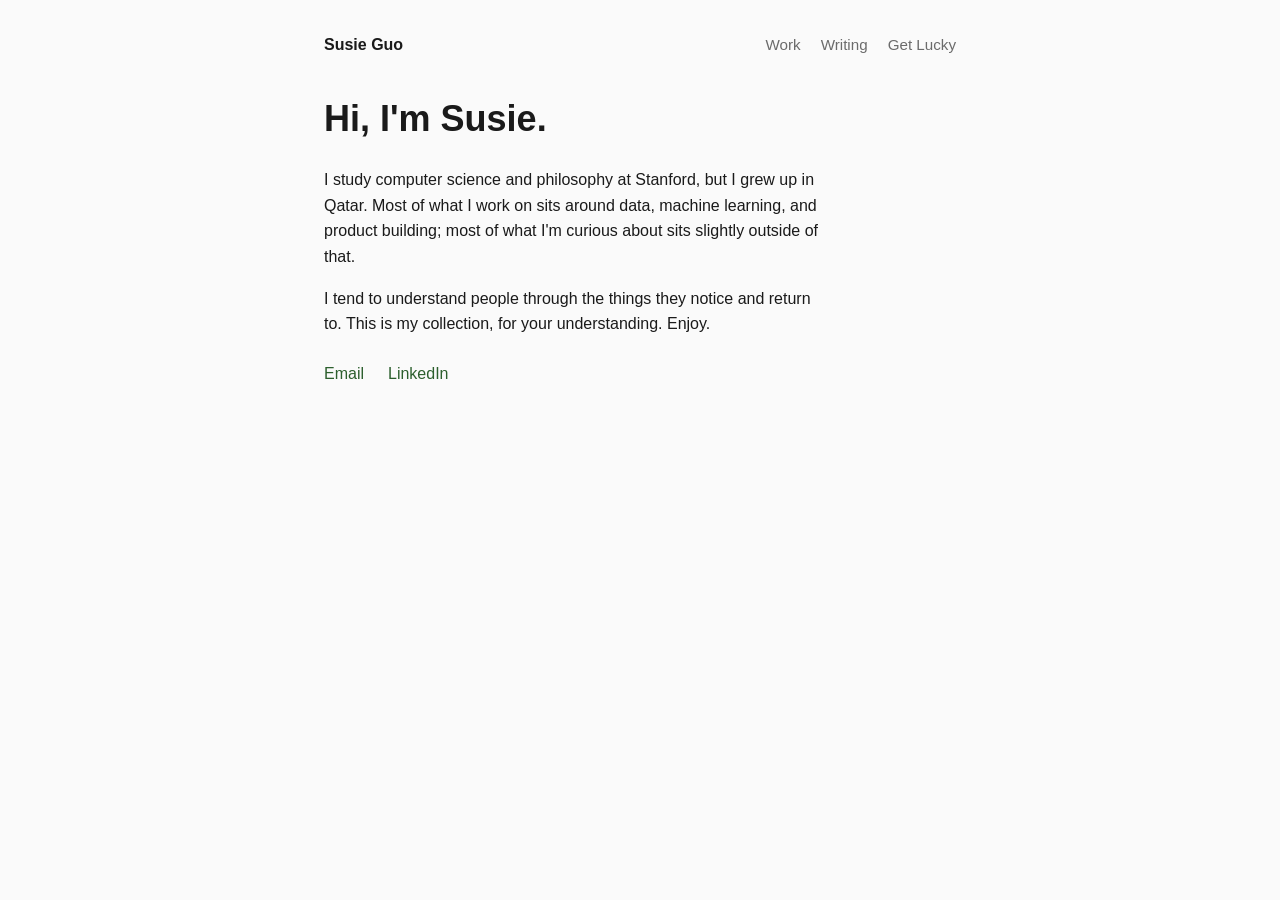
<file: index.html>
<!DOCTYPE html>
<html lang="en">
<head>
  <meta charset="UTF-8" />
  <meta name="viewport" content="width=device-width, initial-scale=1.0" />
  <title>Susie Guo</title>
  <meta name="description" content="Susie Guo — CS + Philosophy at Stanford. Data, ML, product." />
  <link rel="icon" type="image/svg+xml" href="favicon.svg" />
  <link rel="stylesheet" href="styles.css" />
</head>
<body>
  <header class="nav">
    <a class="nav-home" href="index.html">Susie Guo</a>
    <nav>
      <a href="work.html">Work</a>
      <a href="writing.html">Writing</a>
      <a href="get-lucky.html">Get Lucky</a>
    </nav>
  </header>

  <main id="top">
    <section id="about" class="hero">
      <h1>Hi, I'm Susie.</h1>
      <p class="lede">
        I study computer science and philosophy at Stanford, but I grew up in Qatar.
        Most of what I work on sits around data, machine learning, and product building;
        most of what I'm curious about sits slightly outside of that.
      </p>
      <p class="lede">
        I tend to understand people through the things they notice and return to.
        This is my collection, for your understanding. Enjoy.
      </p>
      <ul class="links intro-links">
        <li><a href="mailto:susieguo@stanford.edu">Email</a></li>
        <li><a href="https://www.linkedin.com/in/susieguo/" target="_blank" rel="noopener noreferrer">LinkedIn</a></li>
      </ul>
    </section>
  </main>

  <footer>
  </footer>
</body>
</html>
</file>
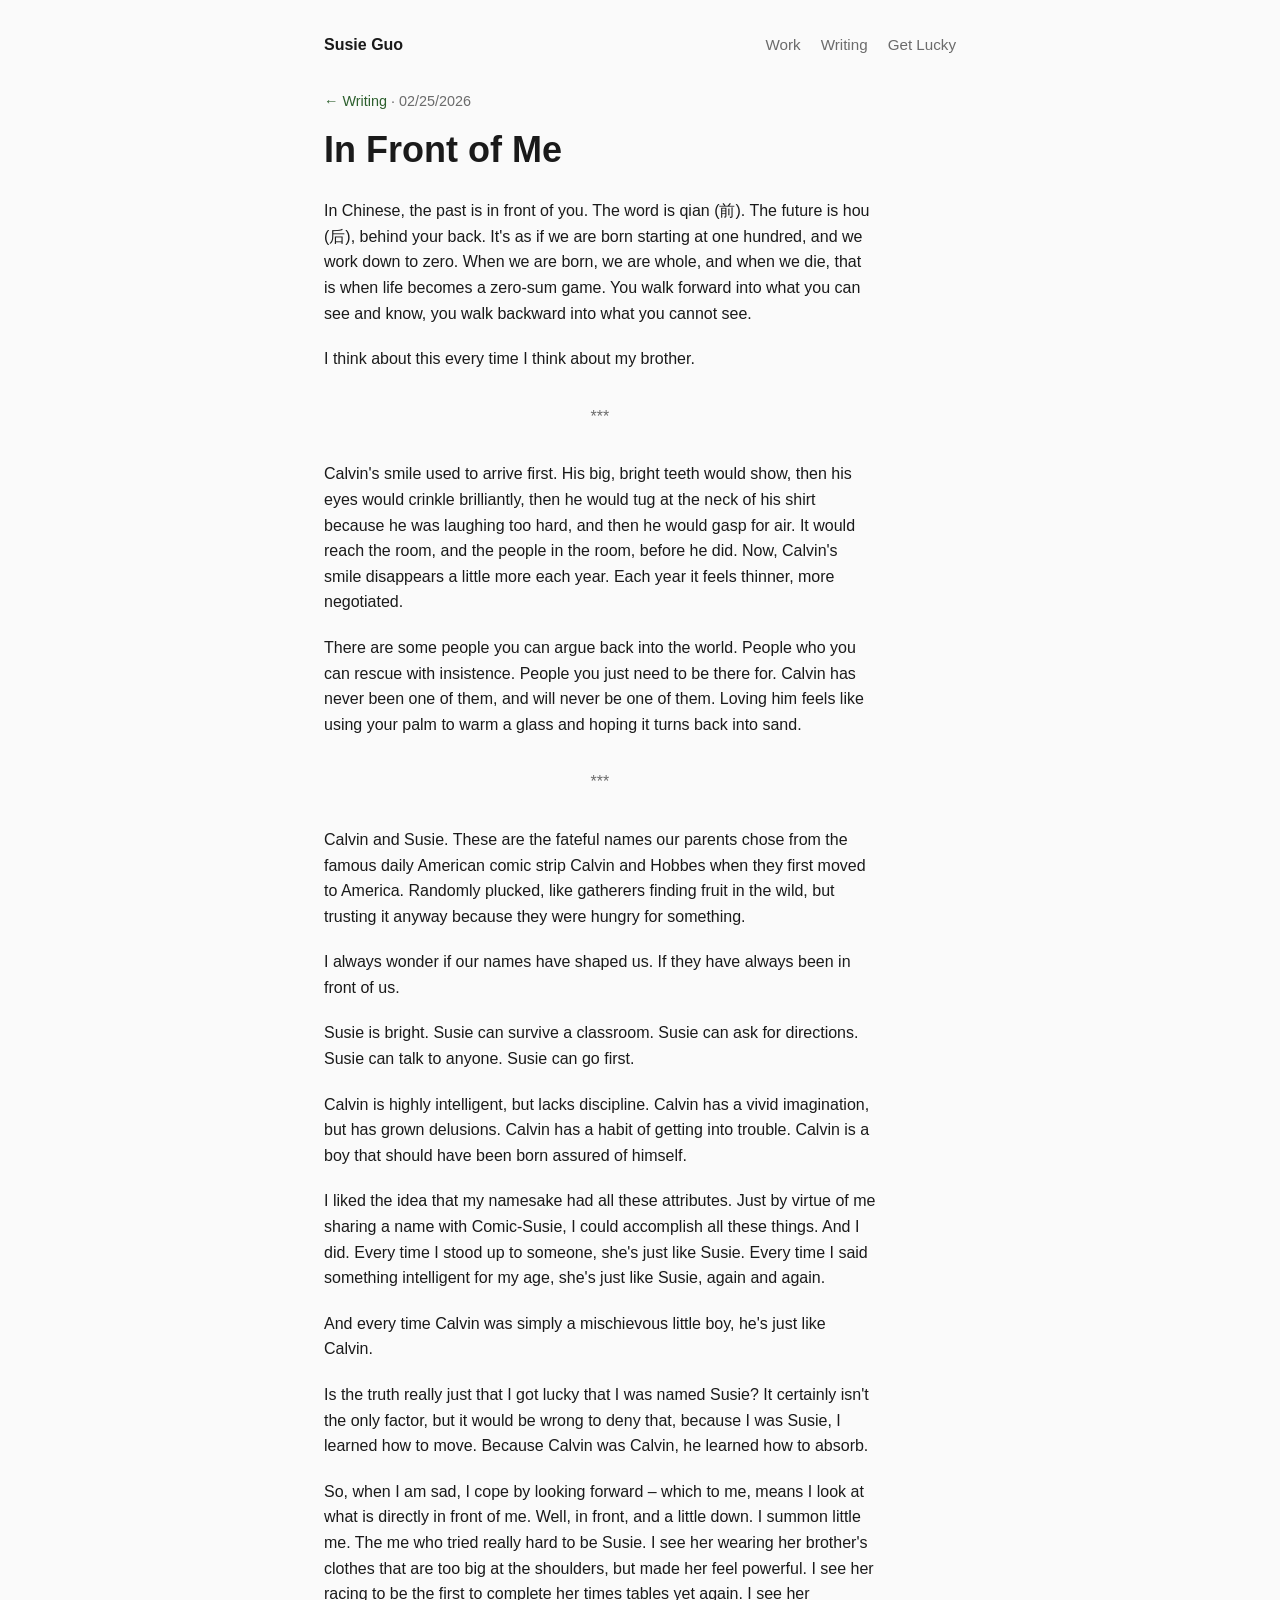
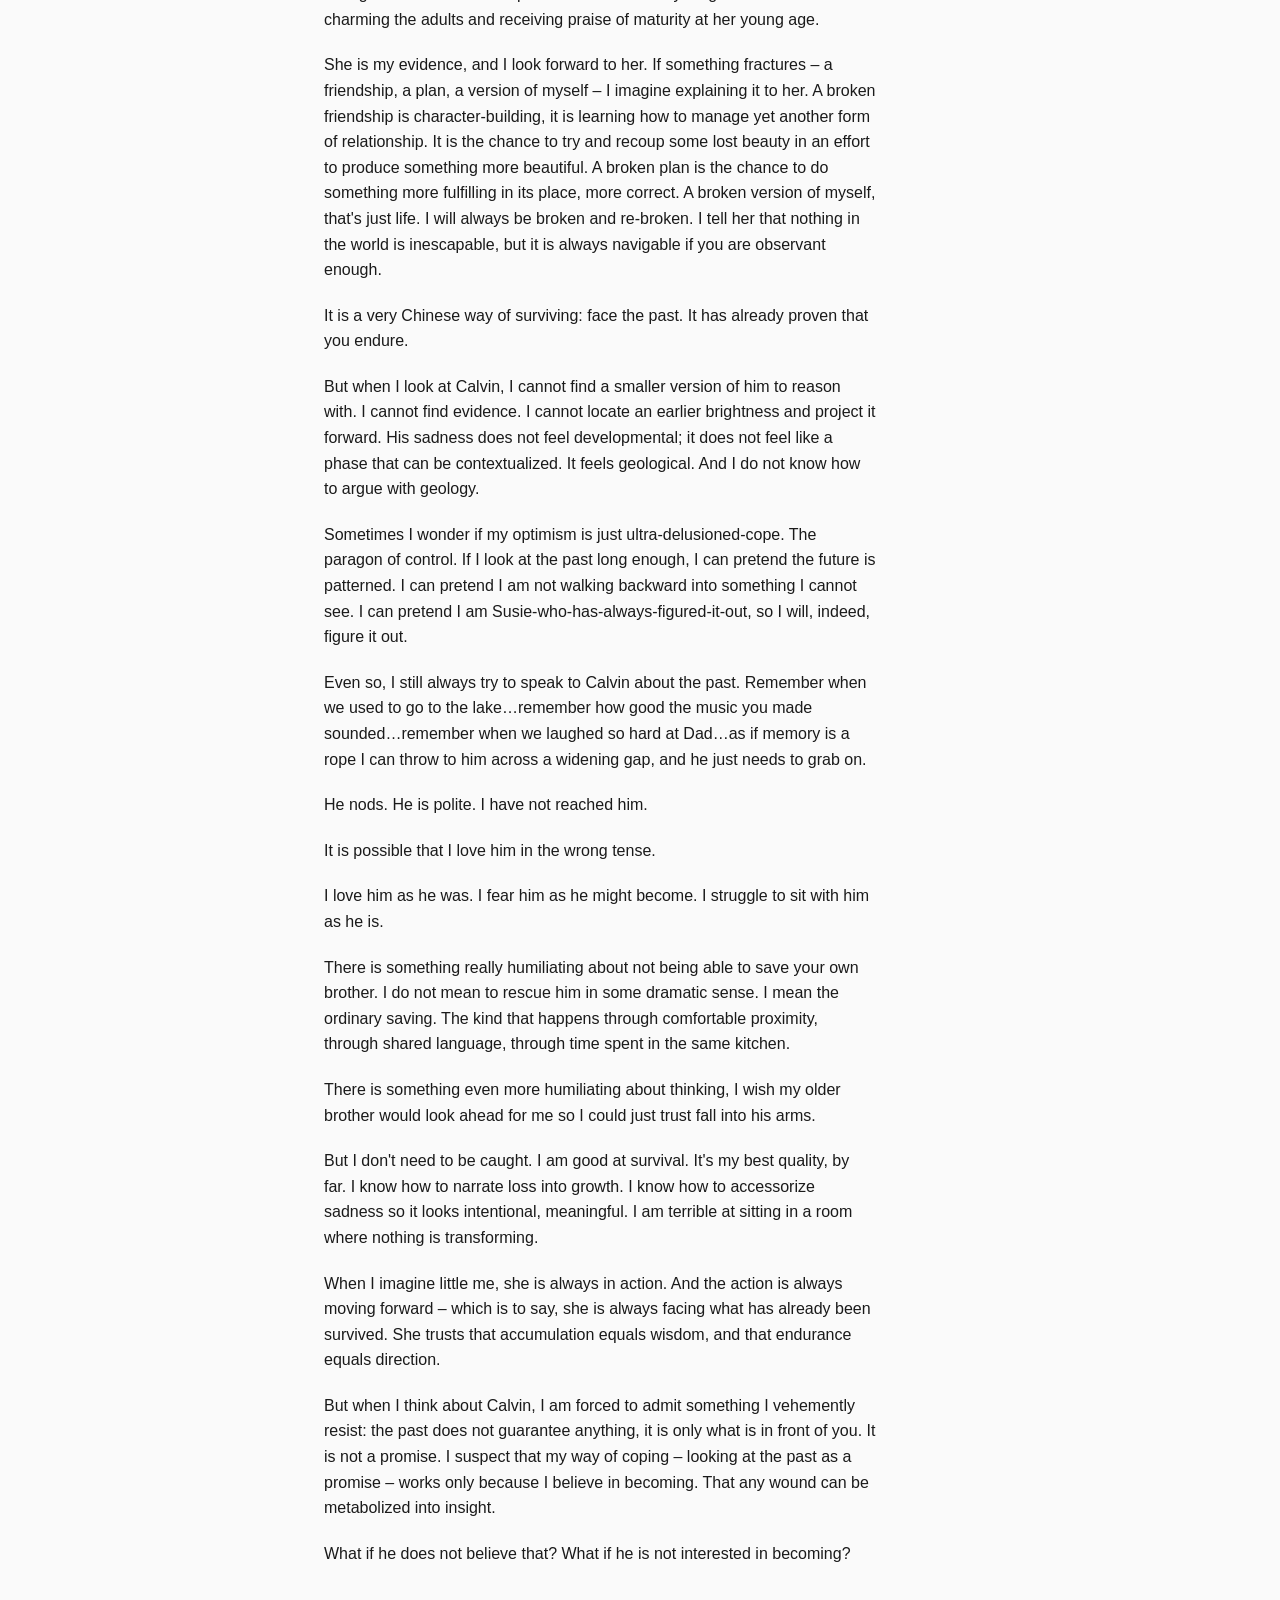
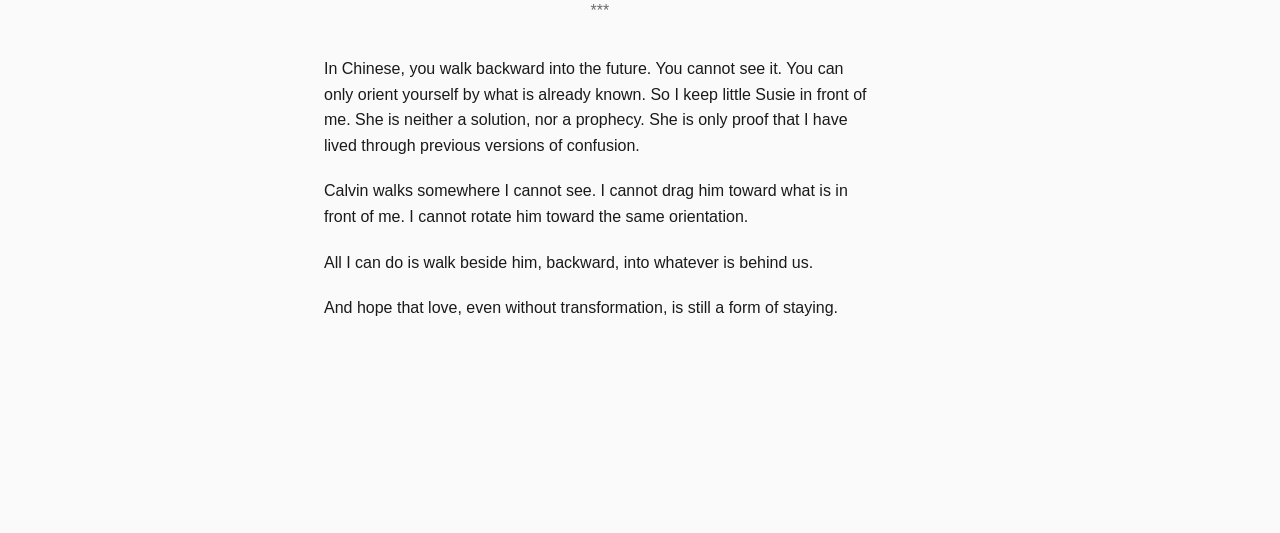
<file: in-front-of-me.html>
<!DOCTYPE html>
<html lang="en">
<head>
  <meta charset="UTF-8" />
  <meta name="viewport" content="width=device-width, initial-scale=1.0" />
  <title>In Front of Me — Susie Guo</title>
  <meta name="description" content="In Front of Me — an essay by Susie Guo." />
  <link rel="icon" type="image/svg+xml" href="favicon.svg" />
  <link rel="stylesheet" href="styles.css" />
</head>
<body>
  <header class="nav">
    <a class="nav-home" href="index.html">Susie Guo</a>
    <nav>
      <a href="work.html">Work</a>
      <a href="writing.html">Writing</a>
      <a href="get-lucky.html">Get Lucky</a>
    </nav>
  </header>

  <main>
    <section class="page-title">
      <p class="eyebrow"><a href="writing.html">&larr; Writing</a> · 02/25/2026</p>
      <h1>In Front of Me</h1>
      <div class="prose">
        <p>In Chinese, the past is in front of you. The word is qian (前). The future is hou (后), behind your back. It's as if we are born starting at one hundred, and we work down to zero. When we are born, we are whole, and when we die, that is when life becomes a zero-sum game. You walk forward into what you can see and know, you walk backward into what you cannot see.</p>
        <p>I think about this every time I think about my brother.</p>
        <hr />
        <p>Calvin's smile used to arrive first. His big, bright teeth would show, then his eyes would crinkle brilliantly, then he would tug at the neck of his shirt because he was laughing too hard, and then he would gasp for air. It would reach the room, and the people in the room, before he did. Now, Calvin's smile disappears a little more each year. Each year it feels thinner, more negotiated.</p>
        <p>There are some people you can argue back into the world. People who you can rescue with insistence. People you just need to be there for. Calvin has never been one of them, and will never be one of them. Loving him feels like using your palm to warm a glass and hoping it turns back into sand.</p>
        <hr />
        <p>Calvin and Susie. These are the fateful names our parents chose from the famous daily American comic strip Calvin and Hobbes when they first moved to America. Randomly plucked, like gatherers finding fruit in the wild, but trusting it anyway because they were hungry for something.</p>
        <p>I always wonder if our names have shaped us. If they have always been in front of us.</p>
        <p>Susie is bright. Susie can survive a classroom. Susie can ask for directions. Susie can talk to anyone. Susie can go first.</p>
        <p>Calvin is highly intelligent, but lacks discipline. Calvin has a vivid imagination, but has grown delusions. Calvin has a habit of getting into trouble. Calvin is a boy that should have been born assured of himself.</p>
        <p>I liked the idea that my namesake had all these attributes. Just by virtue of me sharing a name with Comic-Susie, I could accomplish all these things. And I did. Every time I stood up to someone, she's just like Susie. Every time I said something intelligent for my age, she's just like Susie, again and again.</p>
        <p>And every time Calvin was simply a mischievous little boy, he's just like Calvin.</p>
        <p>Is the truth really just that I got lucky that I was named Susie? It certainly isn't the only factor, but it would be wrong to deny that, because I was Susie, I learned how to move. Because Calvin was Calvin, he learned how to absorb.</p>
        <p>So, when I am sad, I cope by looking forward – which to me, means I look at what is directly in front of me. Well, in front, and a little down. I summon little me. The me who tried really hard to be Susie. I see her wearing her brother's clothes that are too big at the shoulders, but made her feel powerful. I see her racing to be the first to complete her times tables yet again. I see her charming the adults and receiving praise of maturity at her young age.</p>
        <p>She is my evidence, and I look forward to her. If something fractures – a friendship, a plan, a version of myself – I imagine explaining it to her. A broken friendship is character-building, it is learning how to manage yet another form of relationship. It is the chance to try and recoup some lost beauty in an effort to produce something more beautiful. A broken plan is the chance to do something more fulfilling in its place, more correct. A broken version of myself, that's just life. I will always be broken and re-broken. I tell her that nothing in the world is inescapable, but it is always navigable if you are observant enough.</p>
        <p>It is a very Chinese way of surviving: face the past. It has already proven that you endure.</p>
        <p>But when I look at Calvin, I cannot find a smaller version of him to reason with. I cannot find evidence. I cannot locate an earlier brightness and project it forward. His sadness does not feel developmental; it does not feel like a phase that can be contextualized. It feels geological. And I do not know how to argue with geology.</p>
        <p>Sometimes I wonder if my optimism is just ultra-delusioned-cope. The paragon of control. If I look at the past long enough, I can pretend the future is patterned. I can pretend I am not walking backward into something I cannot see. I can pretend I am Susie-who-has-always-figured-it-out, so I will, indeed, figure it out.</p>
        <p>Even so, I still always try to speak to Calvin about the past. Remember when we used to go to the lake…remember how good the music you made sounded…remember when we laughed so hard at Dad…as if memory is a rope I can throw to him across a widening gap, and he just needs to grab on.</p>
        <p>He nods. He is polite. I have not reached him.</p>
        <p>It is possible that I love him in the wrong tense.</p>
        <p>I love him as he was. I fear him as he might become. I struggle to sit with him as he is.</p>
        <p>There is something really humiliating about not being able to save your own brother. I do not mean to rescue him in some dramatic sense. I mean the ordinary saving. The kind that happens through comfortable proximity, through shared language, through time spent in the same kitchen.</p>
        <p>There is something even more humiliating about thinking, I wish my older brother would look ahead for me so I could just trust fall into his arms.</p>
        <p>But I don't need to be caught. I am good at survival. It's my best quality, by far. I know how to narrate loss into growth. I know how to accessorize sadness so it looks intentional, meaningful. I am terrible at sitting in a room where nothing is transforming.</p>
        <p>When I imagine little me, she is always in action. And the action is always moving forward – which is to say, she is always facing what has already been survived. She trusts that accumulation equals wisdom, and that endurance equals direction.</p>
        <p>But when I think about Calvin, I am forced to admit something I vehemently resist: the past does not guarantee anything, it is only what is in front of you. It is not a promise. I suspect that my way of coping – looking at the past as a promise – works only because I believe in becoming. That any wound can be metabolized into insight.</p>
        <p>What if he does not believe that? What if he is not interested in becoming?</p>
        <hr />
        <p>In Chinese, you walk backward into the future. You cannot see it. You can only orient yourself by what is already known. So I keep little Susie in front of me. She is neither a solution, nor a prophecy. She is only proof that I have lived through previous versions of confusion.</p>
        <p>Calvin walks somewhere I cannot see. I cannot drag him toward what is in front of me. I cannot rotate him toward the same orientation.</p>
        <p>All I can do is walk beside him, backward, into whatever is behind us.</p>
        <p>And hope that love, even without transformation, is still a form of staying.</p>
      </div>
    </section>
  </main>

  <footer>
  </footer>
</body>
</html>
</file>
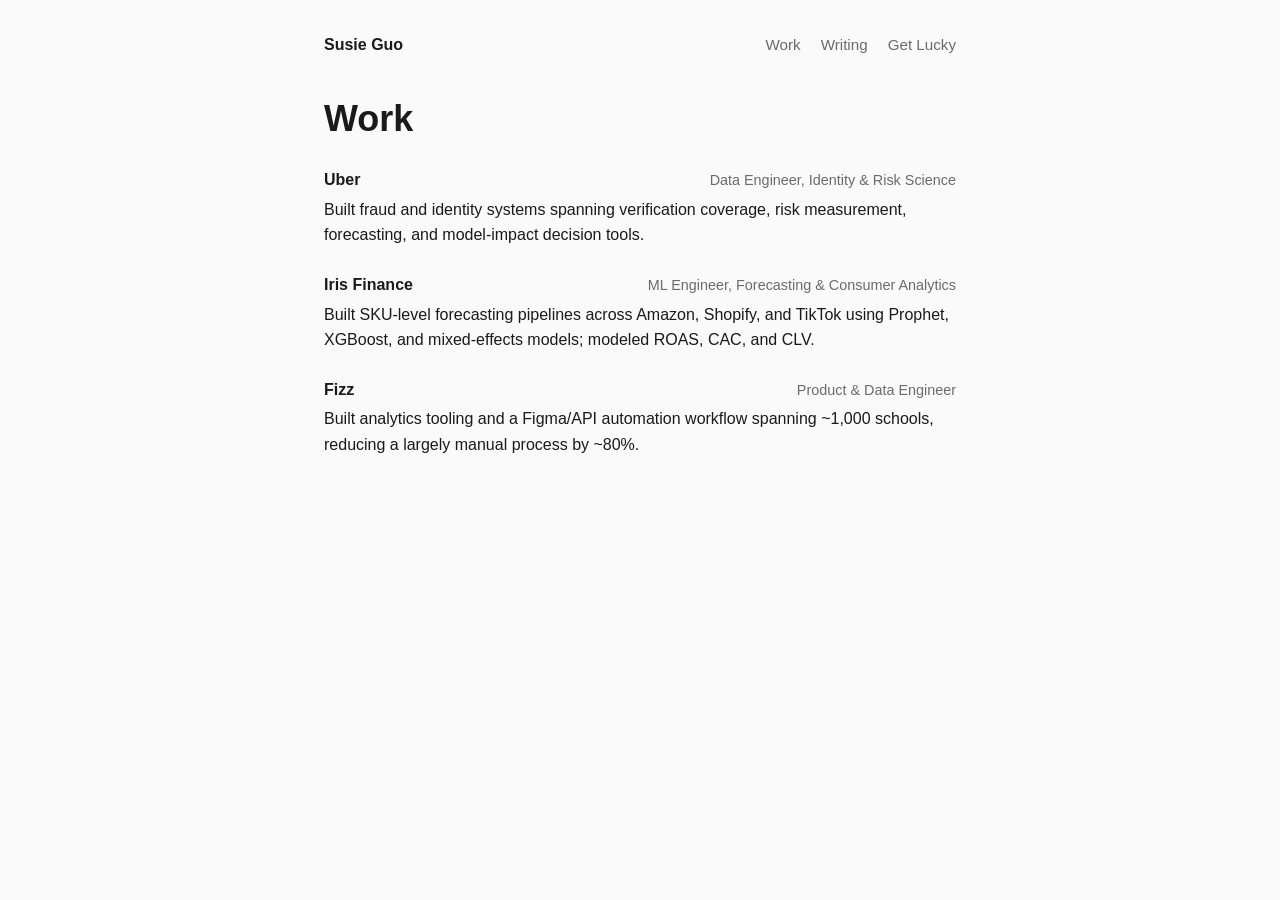
<file: work.html>
<!DOCTYPE html>
<html lang="en">
<head>
  <meta charset="UTF-8" />
  <meta name="viewport" content="width=device-width, initial-scale=1.0" />
  <title>Work — Susie Guo</title>
  <meta name="description" content="Susie Guo — work experience." />
  <link rel="icon" type="image/svg+xml" href="favicon.svg" />
  <link rel="stylesheet" href="styles.css" />
</head>
<body>
  <header class="nav">
    <a class="nav-home" href="index.html">Susie Guo</a>
    <nav>
      <a href="work.html">Work</a>
      <a href="writing.html">Writing</a>
      <a href="get-lucky.html">Get Lucky</a>
    </nav>
  </header>

  <main>
    <section class="page-title">
      <h1>Work</h1>
      <ul class="entries">
        <li class="entry">
          <div class="entry-heading">
            <span class="entry-title">Uber</span>
            <span class="entry-role">Data Engineer, Identity &amp; Risk Science</span>
          </div>
          <p>Built fraud and identity systems spanning verification coverage, risk measurement, forecasting, and model-impact decision tools.</p>
        </li>
        <li class="entry">
          <div class="entry-heading">
            <span class="entry-title">Iris Finance</span>
            <span class="entry-role">ML Engineer, Forecasting &amp; Consumer Analytics</span>
          </div>
          <p>Built SKU-level forecasting pipelines across Amazon, Shopify, and TikTok using Prophet, XGBoost, and mixed-effects models; modeled ROAS, CAC, and CLV.</p>
        </li>
        <li class="entry">
          <div class="entry-heading">
            <span class="entry-title">Fizz</span>
            <span class="entry-role">Product &amp; Data Engineer</span>
          </div>
          <p>Built analytics tooling and a Figma/API automation workflow spanning ~1,000 schools, reducing a largely manual process by ~80%.</p>
        </li>
      </ul>
    </section>
  </main>

  <footer>
  </footer>
</body>
</html>
</file>
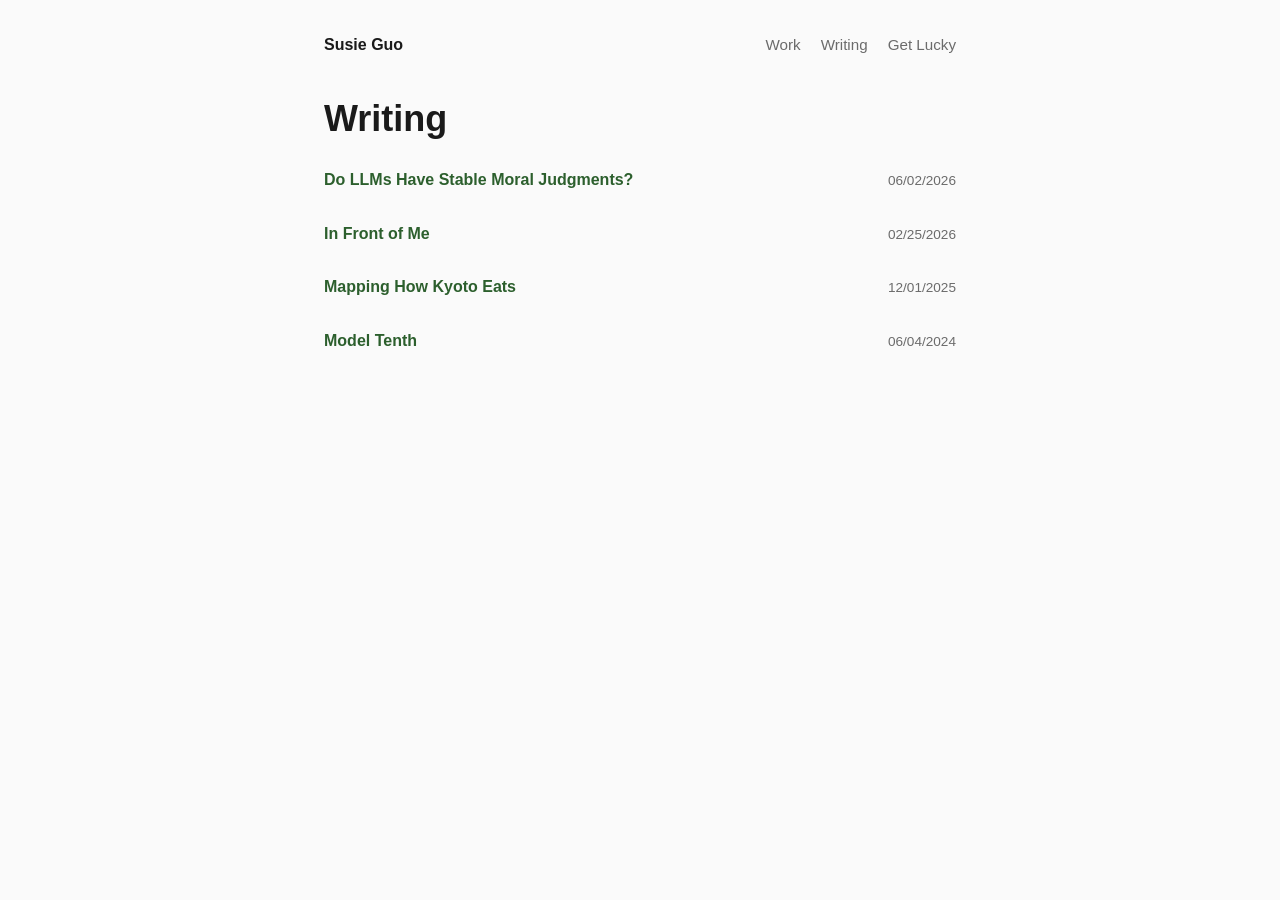
<file: writing.html>
<!DOCTYPE html>
<html lang="en">
<head>
  <meta charset="UTF-8" />
  <meta name="viewport" content="width=device-width, initial-scale=1.0" />
  <title>Writing — Susie Guo</title>
  <meta name="description" content="Susie Guo — writing." />
  <link rel="icon" type="image/svg+xml" href="favicon.svg" />
  <link rel="stylesheet" href="styles.css" />
</head>
<body>
  <header class="nav">
    <a class="nav-home" href="index.html">Susie Guo</a>
    <nav>
      <a href="work.html">Work</a>
      <a href="writing.html">Writing</a>
      <a href="get-lucky.html">Get Lucky</a>
    </nav>
  </header>

  <main>
    <section class="page-title">
      <h1>Writing</h1>
      <ul class="entries">
        <li class="entry">
          <div class="entry-heading">
            <a class="entry-title" href="pdfs/llms-moral-judgments.pdf" target="_blank" rel="noopener noreferrer">Do LLMs Have Stable Moral Judgments?</a>
            <span class="entry-date">06/02/2026</span>
          </div>
        </li>
        <li class="entry">
          <div class="entry-heading">
            <a class="entry-title" href="in-front-of-me.html">In Front of Me</a>
            <span class="entry-date">02/25/2026</span>
          </div>
        </li>
        <li class="entry">
          <div class="entry-heading">
            <a class="entry-title" href="https://github.com/maxnlee/DataSci112Final" target="_blank" rel="noopener noreferrer">Mapping How Kyoto Eats</a>
            <span class="entry-date">12/01/2025</span>
          </div>
        </li>
        <li class="entry">
          <div class="entry-heading">
            <a class="entry-title" href="pdfs/model-tenth.pdf" target="_blank" rel="noopener noreferrer">Model Tenth</a>
            <span class="entry-date">06/04/2024</span>
          </div>
        </li>
      </ul>
    </section>
  </main>

  <footer>
  </footer>
</body>
</html>
</file>
<file: styles.css>
:root {
  --bg: #fafafa;
  --text: #1a1a1a;
  --muted: #6b6b6b;
  --accent: #2c5f2d;
  --border: #e4e4e4;
  --max-width: 680px;
}

* {
  box-sizing: border-box;
}

body {
  margin: 0;
  background: var(--bg);
  color: var(--text);
  font-family: -apple-system, BlinkMacSystemFont, "Segoe UI", Helvetica, Arial, sans-serif;
  line-height: 1.6;
}

a {
  color: var(--accent);
  text-decoration: none;
}

a:hover {
  text-decoration: underline;
}

.nav {
  display: flex;
  justify-content: space-between;
  align-items: center;
  max-width: var(--max-width);
  margin: 0 auto;
  padding: 2rem 1.5rem 1rem;
  flex-wrap: wrap;
  gap: 0.75rem;
}

.nav-home {
  font-weight: 600;
  color: var(--text);
}

.nav nav {
  display: flex;
  gap: 1.25rem;
  flex-wrap: wrap;
}

.nav nav a {
  color: var(--muted);
  font-size: 0.95rem;
}

.nav nav a:hover {
  color: var(--text);
}

main {
  max-width: var(--max-width);
  margin: 0 auto;
  padding: 0 1.5rem 4rem;
}

section {
  padding: 3rem 0;
  border-bottom: 1px solid var(--border);
}

section:last-of-type {
  border-bottom: none;
}

.hero {
  padding-top: 1rem;
}

.eyebrow {
  color: var(--muted);
  font-size: 0.9rem;
  margin: 0 0 0.5rem;
}

h1 {
  font-size: 2.25rem;
  margin: 0 0 1.25rem;
}

h2 {
  font-size: 1.25rem;
  margin: 0 0 1.5rem;
}

.lede {
  color: var(--text);
  max-width: 56ch;
}

.section-note {
  color: var(--muted);
  margin-top: -0.75rem;
}

.entries {
  list-style: none;
  margin: 0;
  padding: 0;
  display: flex;
  flex-direction: column;
  gap: 1.5rem;
}

.entries--muted {
  gap: 0.5rem;
  color: var(--muted);
}

.entry-heading {
  display: flex;
  justify-content: space-between;
  align-items: baseline;
  flex-wrap: wrap;
  gap: 0.5rem;
  margin-bottom: 0.25rem;
}

.entry-title {
  font-weight: 600;
}

.entry-role {
  color: var(--muted);
  font-size: 0.9rem;
}

.entry-link {
  font-size: 0.9rem;
  white-space: nowrap;
}

.entry p {
  margin: 0;
  color: var(--text);
}

.links {
  list-style: none;
  margin: 0;
  padding: 0;
  display: flex;
  gap: 1.5rem;
  flex-wrap: wrap;
}

.intro-links {
  margin-top: 1.5rem;
}

.entry-date {
  color: var(--muted);
  font-size: 0.85rem;
  white-space: nowrap;
}

.page-title {
  padding-top: 1rem;
}

.cover-row {
  display: flex;
  gap: 1rem;
  margin-bottom: 4rem;
  flex-wrap: wrap;
}

.cover-row img {
  height: 180px;
  width: 180px;
  object-fit: cover;
  border-radius: 4px;
  box-shadow: 0 1px 4px rgba(0, 0, 0, 0.15);
}

@media (max-width: 480px) {
  .cover-row img {
    height: 120px;
    width: 120px;
  }
}

.prose {
  max-width: 62ch;
}

.prose p {
  margin: 0 0 1.25rem;
}

.prose hr {
  border: none;
  text-align: center;
  margin: 2rem 0;
}

.prose hr::before {
  content: "***";
  color: var(--muted);
}

footer {
  text-align: center;
  padding: 2rem 1.5rem 3rem;
  color: var(--muted);
  font-size: 0.85rem;
}

@media (max-width: 480px) {
  h1 {
    font-size: 1.75rem;
  }

  .nav {
    flex-direction: column;
    align-items: flex-start;
  }
}
</file>
